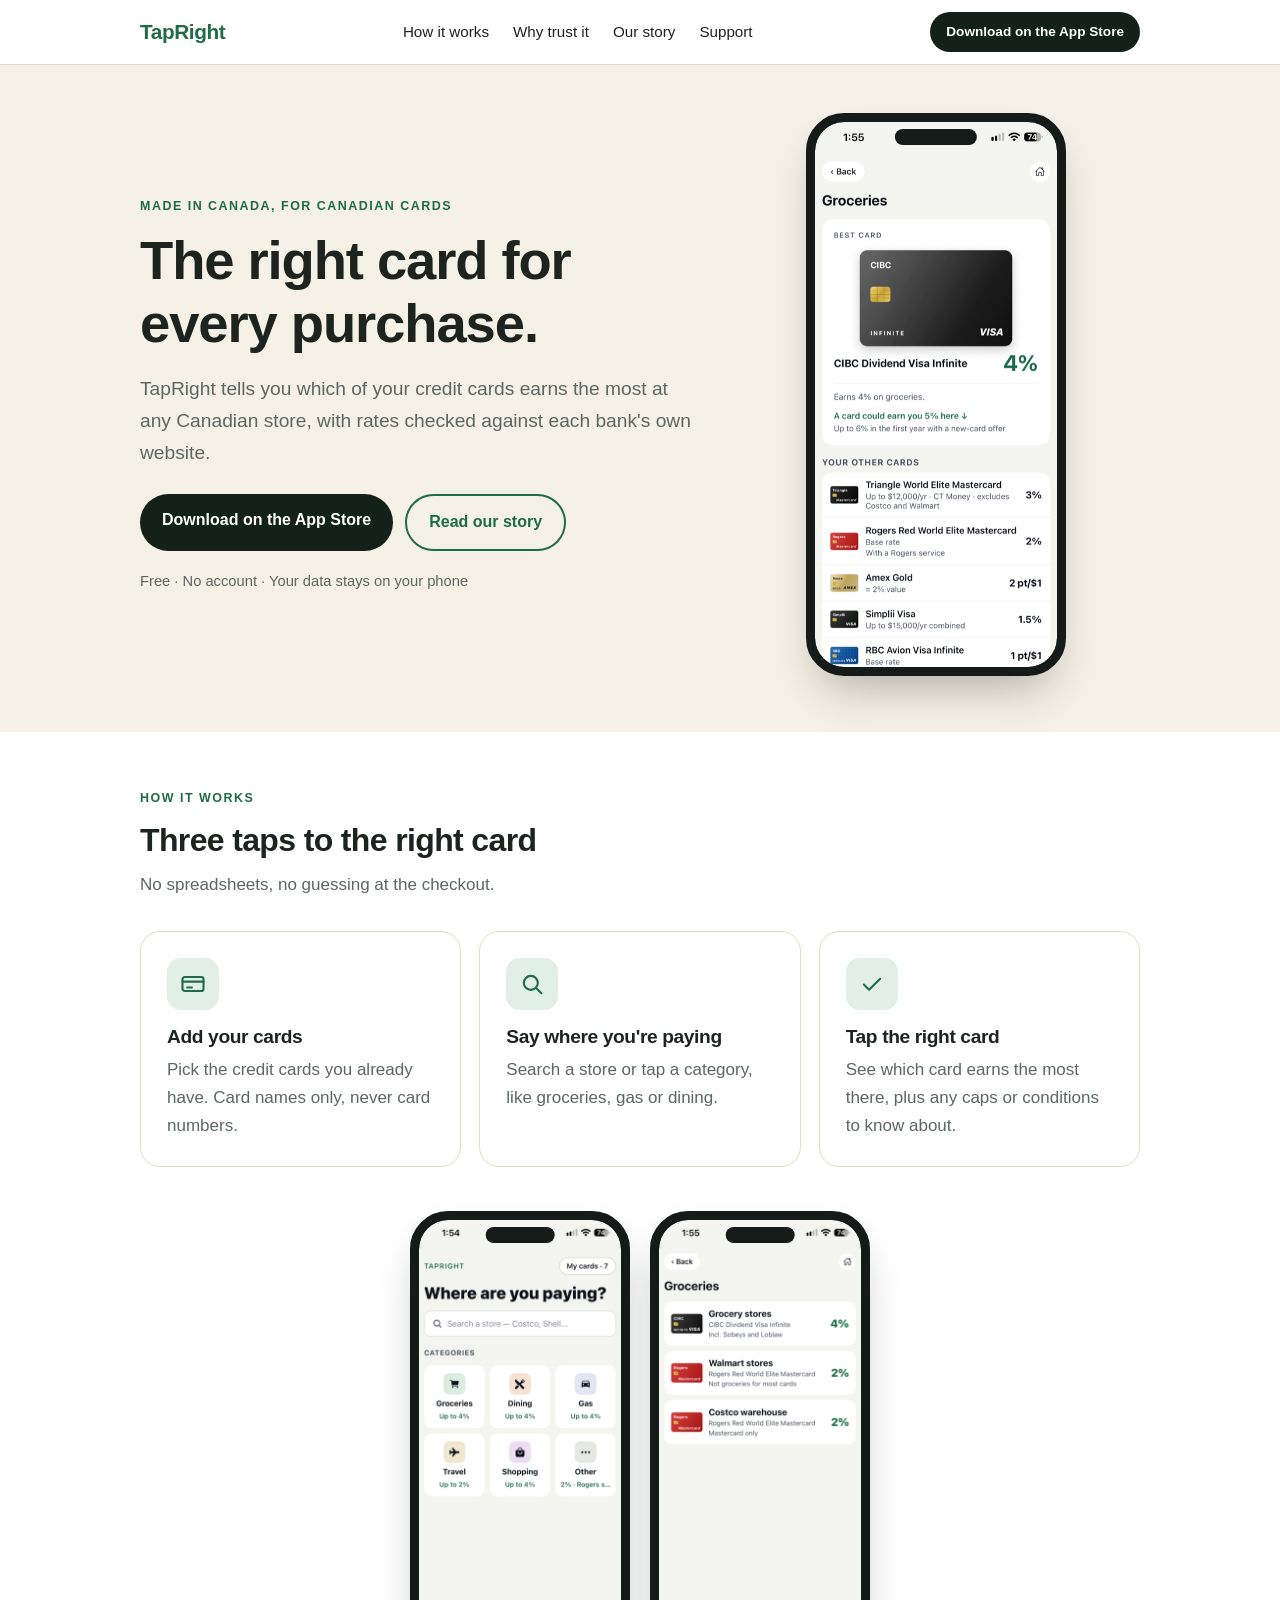
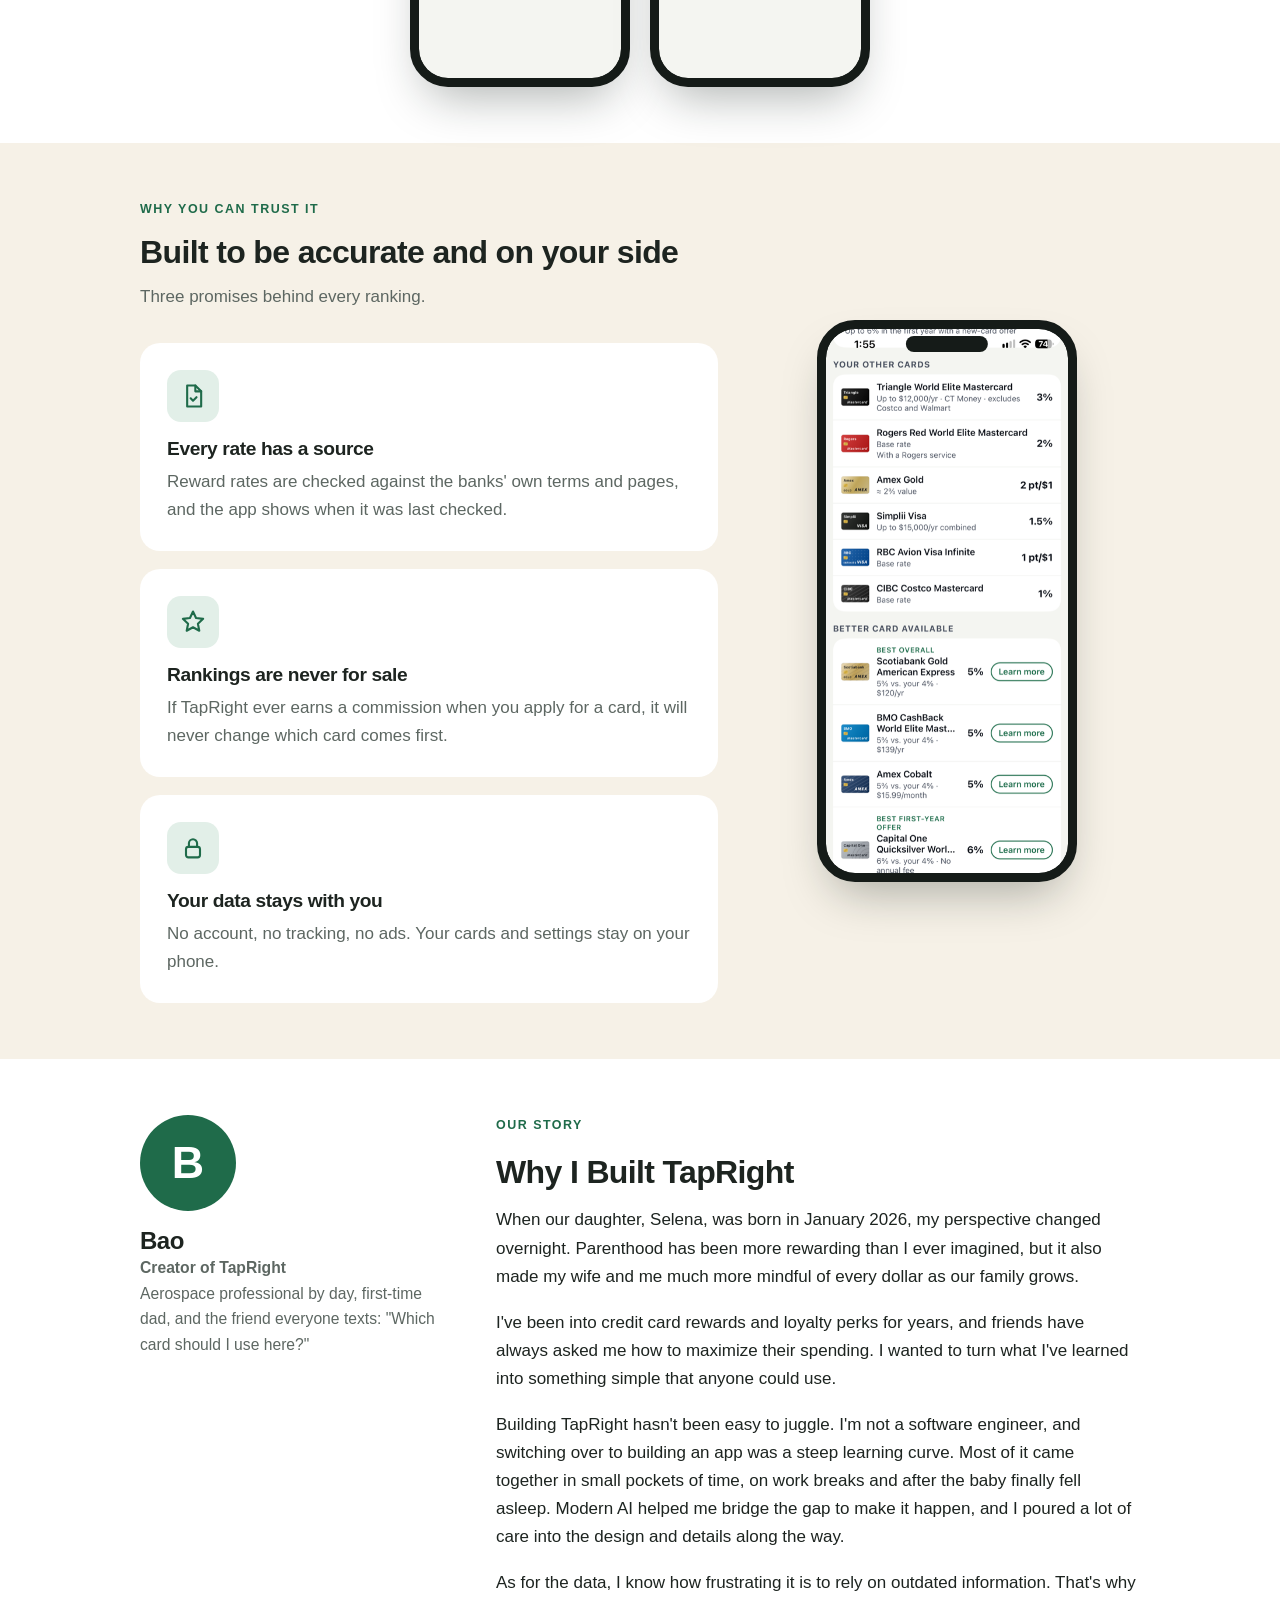
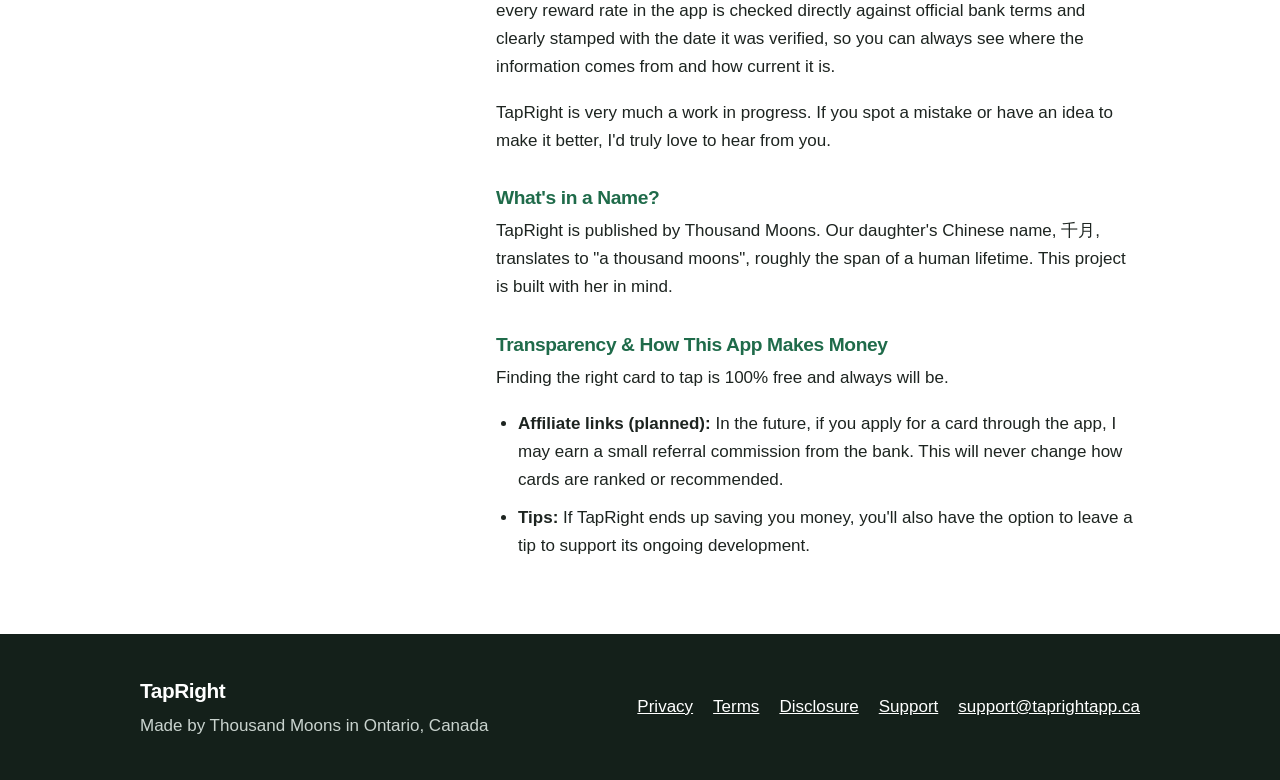
<file: index.html>
<!doctype html>
<html lang="en"><head><meta charset="utf-8"><meta name="viewport" content="width=device-width,initial-scale=1">
<title>TapRight – The right card for every purchase</title>
<meta name="description" content="TapRight tells you which of your credit cards earns the most at any Canadian store, with rates checked against each bank's own website.">
<link rel="stylesheet" href="style.css"></head><body>
<header class="site-header"><div class="wrap"><a class="brand" href="index.html">TapRight</a>
<nav><a href="index.html#how">How it works</a><a href="index.html#trust">Why trust it</a><a href="index.html#story">Our story</a><a href="support.html">Support</a></nav>
<a class="pill header-pill" href="https://apps.apple.com/ca/app/tapright-credit-card-picker/id6820776857">Download on the App Store</a></div></header>
<main>
<section class="beige hero"><div class="wrap">
<div>
<p class="label">Made in Canada, for Canadian cards</p>
<h1>The right card for every purchase.</h1>
<p class="lead">TapRight tells you which of your credit cards earns the most at any Canadian store, with rates checked against each bank's own website.</p>
<div class="btns"><a class="btn btn-dark" href="https://apps.apple.com/ca/app/tapright-credit-card-picker/id6820776857">Download on the App Store</a><a class="btn btn-ghost" href="#story">Read our story</a></div>
<p class="fine">Free · No account · Your data stays on your phone</p>
</div>
<div class="hero-art"><div class="phone"><img src="images/groceries.png" alt="TapRight showing the best card for groceries: CIBC Dividend Visa Infinite at 4%" width="432" height="934"></div></div>
</div></section>

<section id="how"><div class="wrap">
<p class="label">How it works</p><h2>Three taps to the right card</h2>
<p class="sub">No spreadsheets, no guessing at the checkout.</p>
<div class="cards">
<div class="card"><div class="icon"><svg viewBox="0 0 24 24" aria-hidden="true"><rect x="3" y="6" width="18" height="12" rx="2"/><path d="M3 10h18M7 15h4"/></svg></div><h3>Add your cards</h3><p>Pick the credit cards you already have. Card names only, never card numbers.</p></div>
<div class="card"><div class="icon"><svg viewBox="0 0 24 24" aria-hidden="true"><circle cx="11" cy="11" r="6"/><path d="M20 20l-4.5-4.5"/></svg></div><h3>Say where you're paying</h3><p>Search a store or tap a category, like groceries, gas or dining.</p></div>
<div class="card"><div class="icon"><svg viewBox="0 0 24 24" aria-hidden="true"><path d="M5 12.5l4.5 4.5L19 7.5"/></svg></div><h3>Tap the right card</h3><p>See which card earns the most there, plus any caps or conditions to know about.</p></div>
</div>
<div class="phones"><div class="phone"><img src="images/home.png" alt="TapRight home screen: Where are you paying?, with category tiles" width="432" height="934" loading="lazy"></div><div class="phone"><img src="images/group.png" alt="Groceries list showing the best card for grocery stores, Walmart and Costco" width="432" height="934" loading="lazy"></div></div>
</div></section>

<section id="trust" class="beige"><div class="wrap trust">
<div>
<p class="label">Why you can trust it</p><h2>Built to be accurate and on your side</h2>
<p class="sub">Three promises behind every ranking.</p>
<div class="cards">
<div class="card"><div class="icon"><svg viewBox="0 0 24 24" aria-hidden="true"><path d="M7 3h7l5 5v13H7z"/><path d="M14 3v5h5M10 14l2 2 3-3"/></svg></div><h3>Every rate has a source</h3><p>Reward rates are checked against the banks' own terms and pages, and the app shows when it was last checked.</p></div>
<div class="card"><div class="icon"><svg viewBox="0 0 24 24" aria-hidden="true"><path d="M12 3l2.6 5.6 6.1.7-4.5 4.2 1.2 6L12 16.5 6.6 19.5l1.2-6L3.3 9.3l6.1-.7z"/></svg></div><h3>Rankings are never for sale</h3><p>If TapRight ever earns a commission when you apply for a card, it will never change which card comes first.</p></div>
<div class="card"><div class="icon"><svg viewBox="0 0 24 24" aria-hidden="true"><rect x="6" y="11" width="12" height="9" rx="2"/><path d="M8.5 11V8a3.5 3.5 0 017 0v3"/></svg></div><h3>Your data stays with you</h3><p>No account, no tracking, no ads. Your cards and settings stay on your phone.</p></div>
</div></div>
<div class="hero-art"><div class="phone"><img src="images/better-cards.png" alt="The Better card available list in TapRight" width="432" height="934" loading="lazy"></div></div>
</div></section>

<section id="story"><div class="wrap story">
<aside class="maker"><div class="avatar" aria-hidden="true">B</div><h3>Bao</h3><p class="role">Creator of TapRight</p>
<p>Aerospace professional by day, first-time dad, and the friend everyone texts: "Which card should I use here?"</p></aside>
<div class="story-text">
<p class="label">Our story</p><h2>Why I Built TapRight</h2>
<p>When our daughter, Selena, was born in January 2026, my perspective changed overnight. Parenthood has been more rewarding than I ever imagined, but it also made my wife and me much more mindful of every dollar as our family grows.</p>
<p>I've been into credit card rewards and loyalty perks for years, and friends have always asked me how to maximize their spending. I wanted to turn what I've learned into something simple that anyone could use.</p>
<p>Building TapRight hasn't been easy to juggle. I'm not a software engineer, and switching over to building an app was a steep learning curve. Most of it came together in small pockets of time, on work breaks and after the baby finally fell asleep. Modern AI helped me bridge the gap to make it happen, and I poured a lot of care into the design and details along the way.</p>
<p>As for the data, I know how frustrating it is to rely on outdated information. That's why every reward rate in the app is checked directly against official bank terms and clearly stamped with the date it was verified, so you can always see where the information comes from and how current it is.</p>
<p>TapRight is very much a work in progress. If you spot a mistake or have an idea to make it better, I'd truly love to hear from you.</p>
<h3>What's in a Name?</h3>
<p>TapRight is published by Thousand Moons. Our daughter's Chinese name, 千月, translates to "a thousand moons", roughly the span of a human lifetime. This project is built with her in mind.</p>
<h3>Transparency &amp; How This App Makes Money</h3>
<p>Finding the right card to tap is 100% free and always will be.</p>
<ul>
<li><strong>Affiliate links (planned):</strong> In the future, if you apply for a card through the app, I may earn a small referral commission from the bank. This will never change how cards are ranked or recommended.</li>
<li><strong>Tips:</strong> If TapRight ends up saving you money, you'll also have the option to leave a tip to support its ongoing development.</li>
</ul>
</div></section>
</main>
<footer class="site-footer"><div class="wrap"><div><strong>TapRight</strong><p>Made by Thousand Moons in Ontario, Canada</p></div>
<div class="links"><a href="privacy.html">Privacy</a><a href="terms.html">Terms</a><a href="disclosure.html">Disclosure</a><a href="support.html">Support</a><a href="mailto:support@taprightapp.ca">support@taprightapp.ca</a></div></div></footer>
</body></html>
</file>
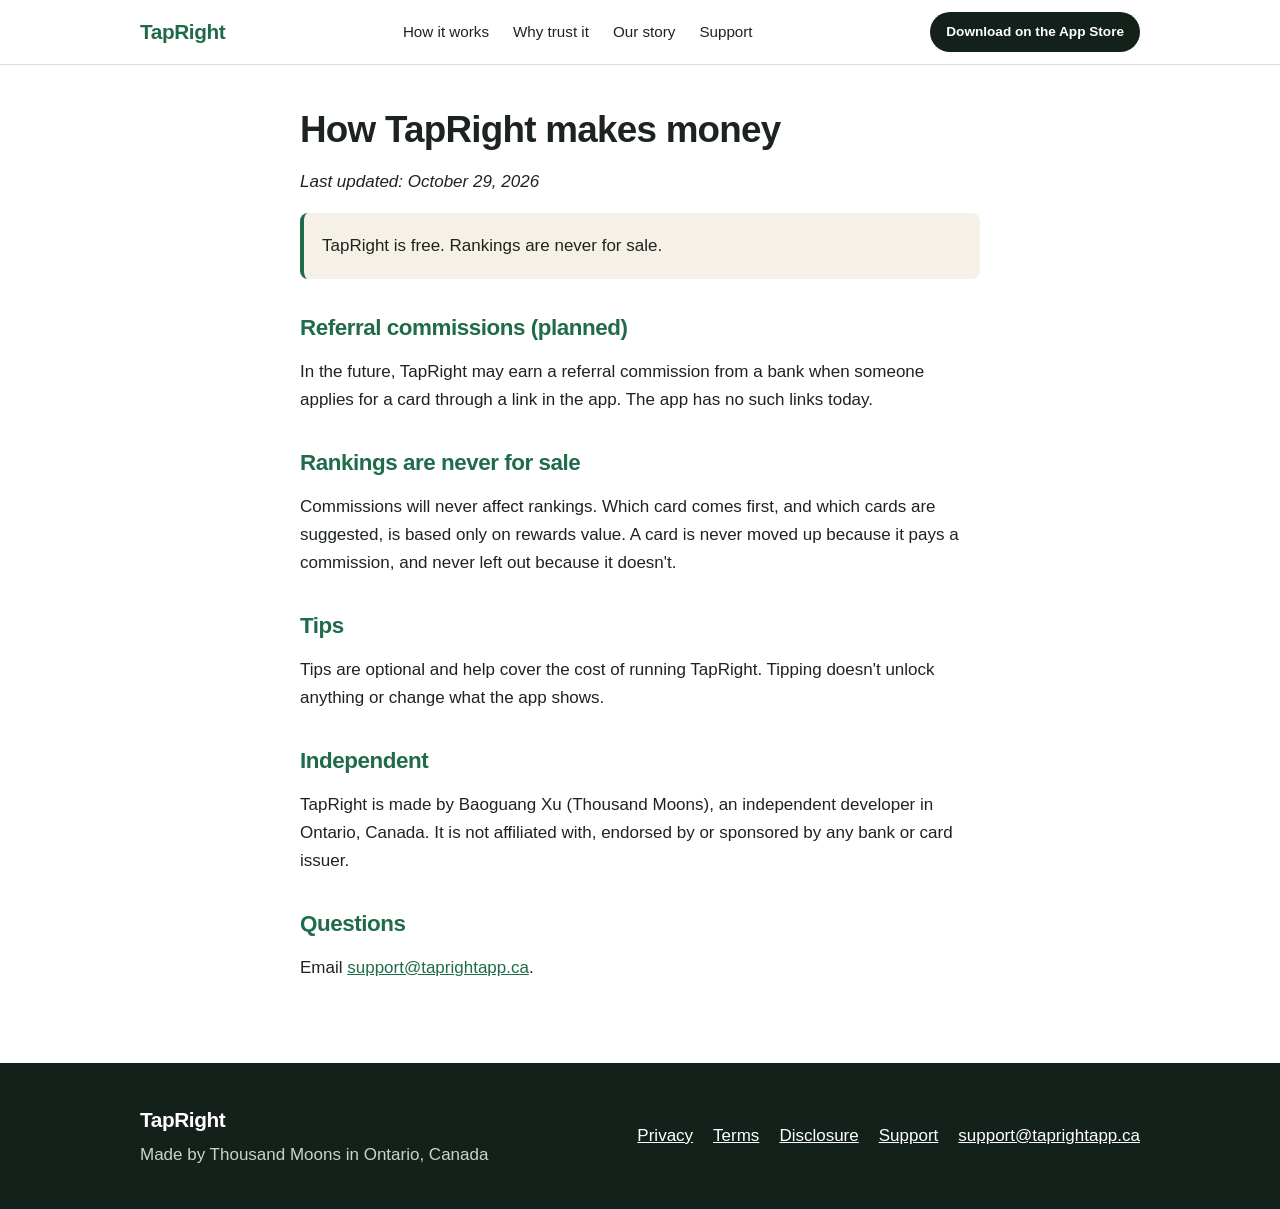
<file: disclosure.html>
<!doctype html>
<html lang="en"><head><meta charset="utf-8"><meta name="viewport" content="width=device-width,initial-scale=1">
<title>How TapRight makes money</title>
<meta name="description" content="How TapRight makes money, and why rankings are never for sale.">
<link rel="stylesheet" href="style.css"></head><body>
<header class="site-header"><div class="wrap"><a class="brand" href="index.html">TapRight</a>
<nav><a href="index.html#how">How it works</a><a href="index.html#trust">Why trust it</a><a href="index.html#story">Our story</a><a href="support.html">Support</a></nav>
<a class="pill header-pill" href="https://apps.apple.com/ca/app/tapright-credit-card-picker/id6820776857">Download on the App Store</a></div></header>
<main class="wrap doc">
<h1>How TapRight makes money</h1>
<p><em>Last updated: October 29, 2026</em></p>
<div class="note"><p>TapRight is free. Rankings are never for sale.</p></div>
<h2>Referral commissions (planned)</h2>
<p>In the future, TapRight may earn a referral commission from a bank when someone applies for a card through a link in the app. The app has no such links today.</p>
<h2>Rankings are never for sale</h2>
<p>Commissions will never affect rankings. Which card comes first, and which cards are suggested, is based only on rewards value. A card is never moved up because it pays a commission, and never left out because it doesn't.</p>
<h2>Tips</h2>
<p>Tips are optional and help cover the cost of running TapRight. Tipping doesn't unlock anything or change what the app shows.</p>
<h2>Independent</h2>
<p>TapRight is made by Baoguang Xu (Thousand Moons), an independent developer in Ontario, Canada. It is not affiliated with, endorsed by or sponsored by any bank or card issuer.</p>
<h2>Questions</h2>
<p>Email <a href="mailto:support@taprightapp.ca">support@taprightapp.ca</a>.</p>
</main>
<footer class="site-footer"><div class="wrap"><div><strong>TapRight</strong><p>Made by Thousand Moons in Ontario, Canada</p></div>
<div class="links"><a href="privacy.html">Privacy</a><a href="terms.html">Terms</a><a href="disclosure.html">Disclosure</a><a href="support.html">Support</a><a href="mailto:support@taprightapp.ca">support@taprightapp.ca</a></div></div></footer>
</body></html>
</file>
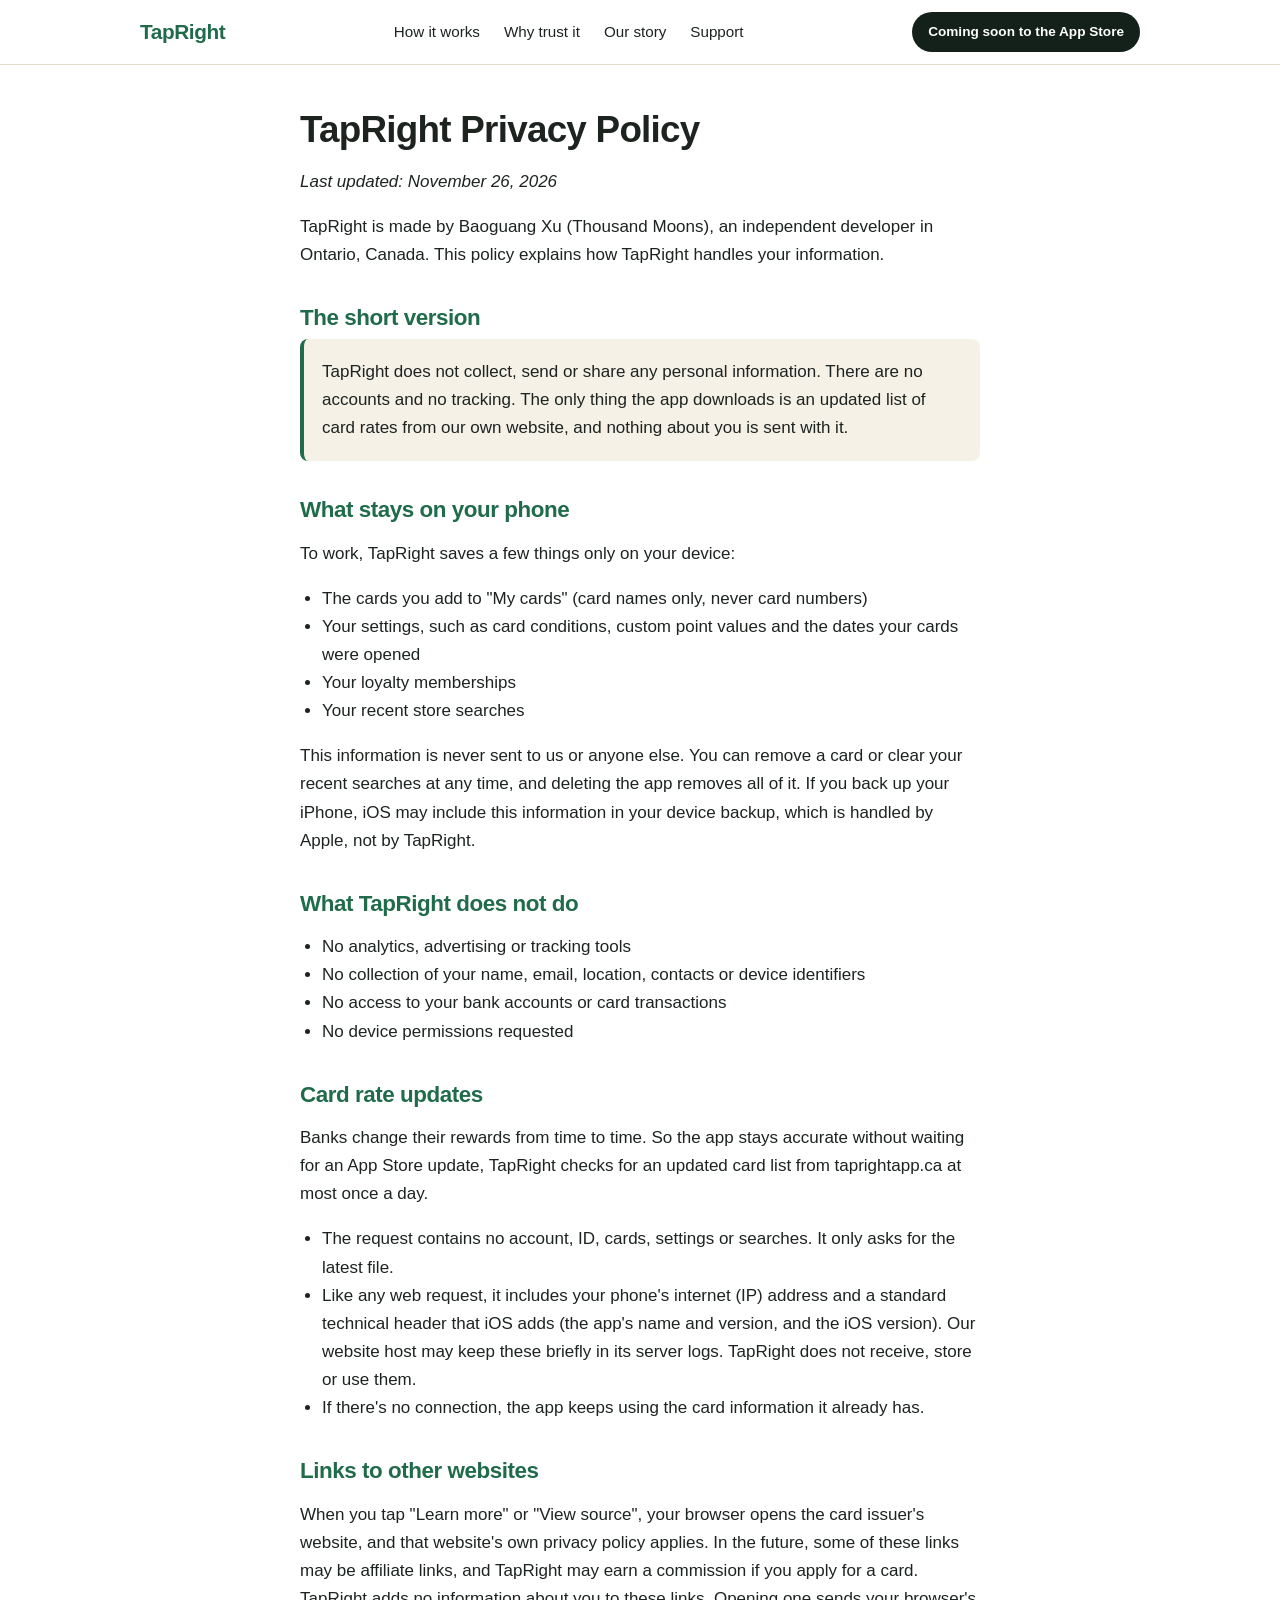
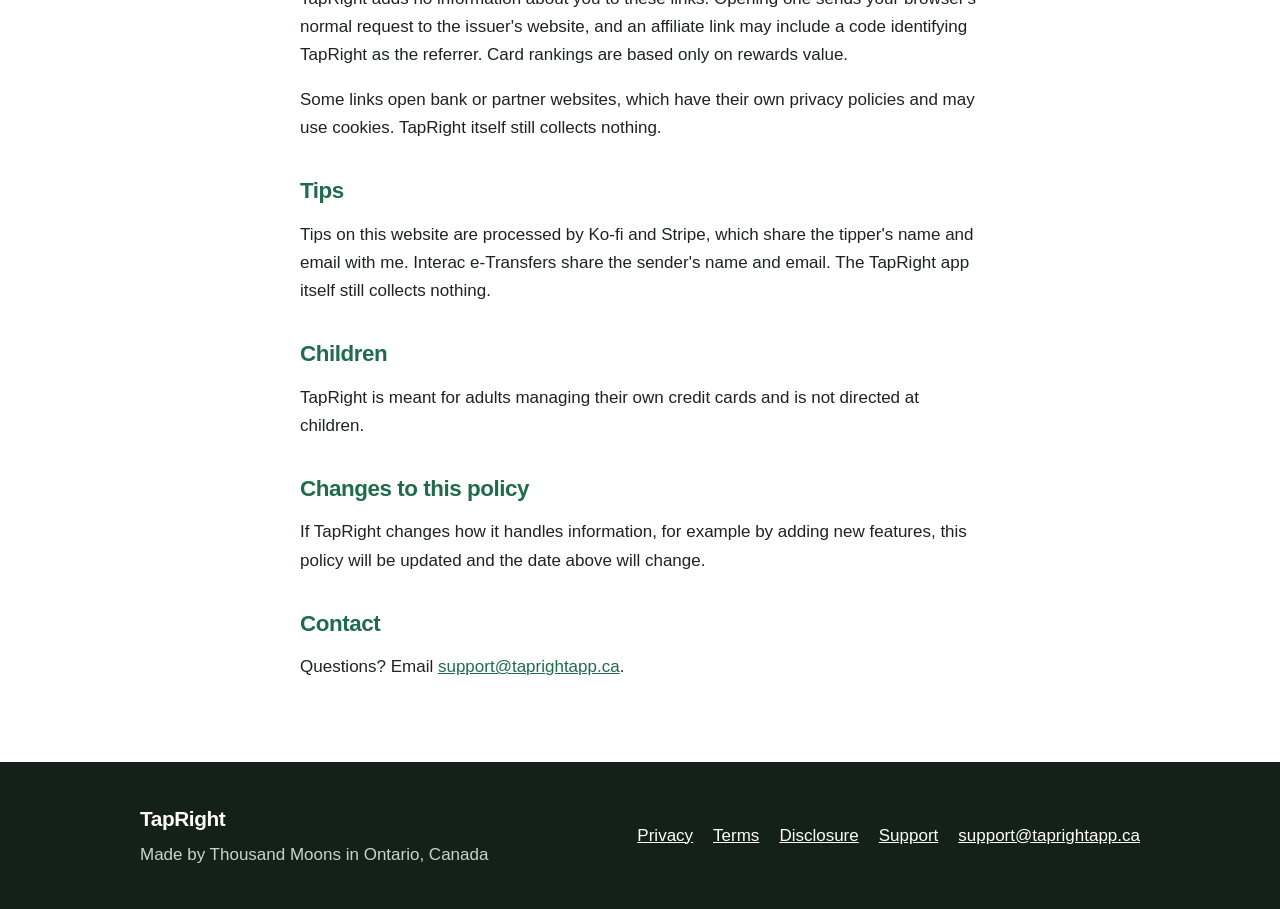
<file: privacy.html>
<!doctype html>
<html lang="en"><head><meta charset="utf-8"><meta name="viewport" content="width=device-width,initial-scale=1">
<title>TapRight Privacy Policy</title>
<meta name="description" content="How TapRight handles your information.">
<link rel="stylesheet" href="style.css"></head><body>
<header class="site-header"><div class="wrap"><a class="brand" href="index.html">TapRight</a>
<nav><a href="index.html#how">How it works</a><a href="index.html#trust">Why trust it</a><a href="index.html#story">Our story</a><a href="support.html">Support</a></nav>
<a class="pill header-pill" href="index.html">Coming soon to the App Store</a></div></header>
<main class="wrap doc">
<h1>TapRight Privacy Policy</h1>
<p><em>Last updated: November 26, 2026</em></p>
<p>TapRight is made by Baoguang Xu (Thousand Moons), an independent developer in Ontario, Canada. This policy explains how TapRight handles your information.</p>
<h2>The short version</h2>
<div class="note"><p>TapRight does not collect, send or share any personal information. There are no accounts and no tracking. The only thing the app downloads is an updated list of card rates from our own website, and nothing about you is sent with it.</p></div>
<h2>What stays on your phone</h2>
<p>To work, TapRight saves a few things only on your device:</p>
<ul>
<li>The cards you add to "My cards" (card names only, never card numbers)</li>
<li>Your settings, such as card conditions, custom point values and the dates your cards were opened</li>
<li>Your loyalty memberships</li>
<li>Your recent store searches</li>
</ul>
<p>This information is never sent to us or anyone else. You can remove a card or clear your recent searches at any time, and deleting the app removes all of it. If you back up your iPhone, iOS may include this information in your device backup, which is handled by Apple, not by TapRight.</p>
<h2>What TapRight does not do</h2>
<ul>
<li>No analytics, advertising or tracking tools</li>
<li>No collection of your name, email, location, contacts or device identifiers</li>
<li>No access to your bank accounts or card transactions</li>
<li>No device permissions requested</li>
</ul>
<h2>Card rate updates</h2>
<p>Banks change their rewards from time to time. So the app stays accurate without waiting for an App Store update, TapRight checks for an updated card list from taprightapp.ca at most once a day.</p>
<ul>
<li>The request contains no account, ID, cards, settings or searches. It only asks for the latest file.</li>
<li>Like any web request, it includes your phone's internet (IP) address and a standard technical header that iOS adds (the app's name and version, and the iOS version). Our website host may keep these briefly in its server logs. TapRight does not receive, store or use them.</li>
<li>If there's no connection, the app keeps using the card information it already has.</li>
</ul>
<h2>Links to other websites</h2>
<p>When you tap "Learn more" or "View source", your browser opens the card issuer's website, and that website's own privacy policy applies. In the future, some of these links may be affiliate links, and TapRight may earn a commission if you apply for a card. TapRight adds no information about you to these links. Opening one sends your browser's normal request to the issuer's website, and an affiliate link may include a code identifying TapRight as the referrer. Card rankings are based only on rewards value.</p>
<p>Some links open bank or partner websites, which have their own privacy policies and may use cookies. TapRight itself still collects nothing.</p>
<h2>Tips</h2>
<p>Tips on this website are processed by Ko-fi and Stripe, which share the tipper's name and email with me. Interac e-Transfers share the sender's name and email. The TapRight app itself still collects nothing.</p>
<h2>Children</h2>
<p>TapRight is meant for adults managing their own credit cards and is not directed at children.</p>
<h2>Changes to this policy</h2>
<p>If TapRight changes how it handles information, for example by adding new features, this policy will be updated and the date above will change.</p>
<h2>Contact</h2>
<p>Questions? Email <a href="mailto:support@taprightapp.ca">support@taprightapp.ca</a>.</p>
</main>
<footer class="site-footer"><div class="wrap"><div><strong>TapRight</strong><p>Made by Thousand Moons in Ontario, Canada</p></div>
<div class="links"><a href="privacy.html">Privacy</a><a href="terms.html">Terms</a><a href="disclosure.html">Disclosure</a><a href="support.html">Support</a><a href="mailto:support@taprightapp.ca">support@taprightapp.ca</a></div></div></footer>
</body></html>
</file>
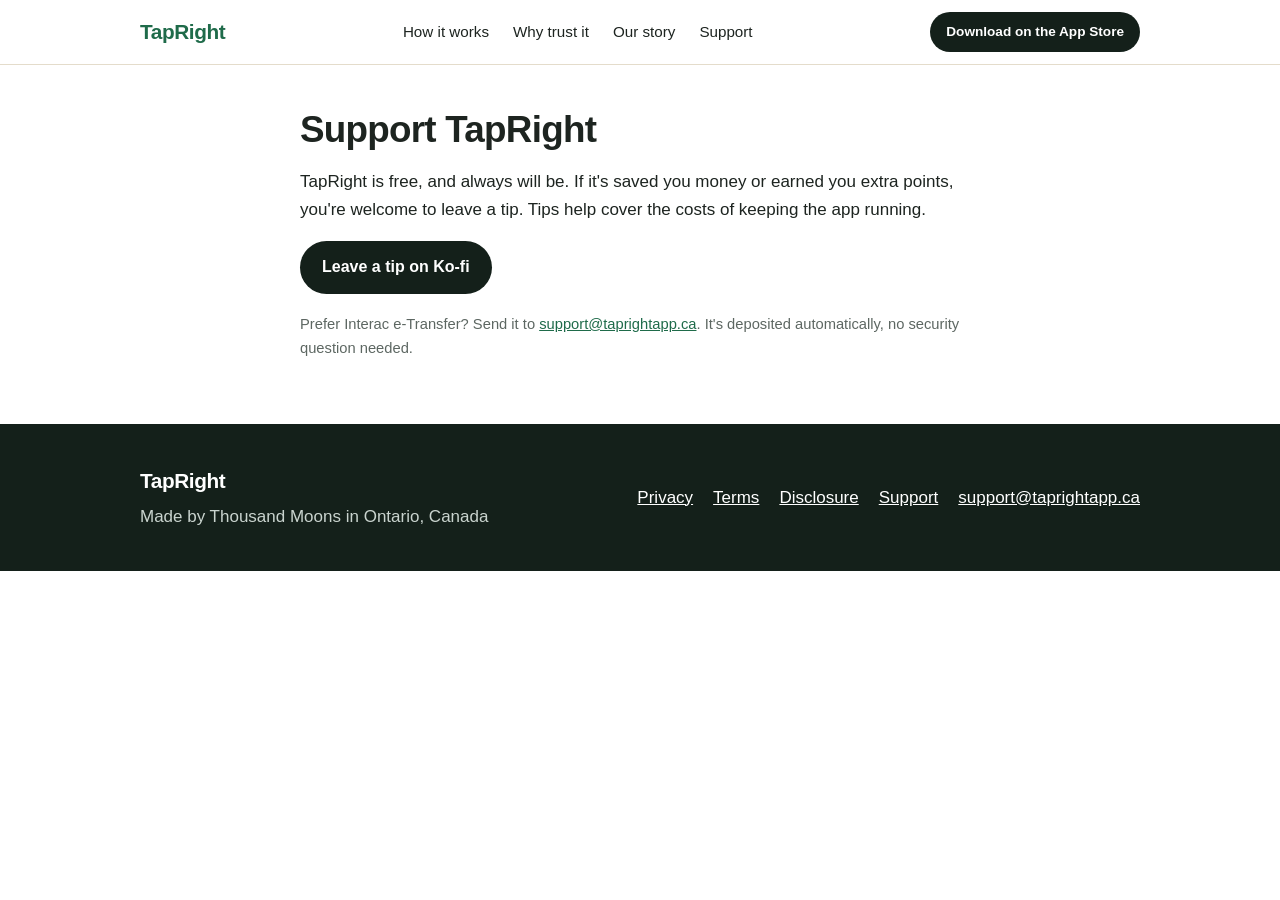
<file: support-tapright.html>
<!doctype html>
<html lang="en"><head><meta charset="utf-8"><meta name="viewport" content="width=device-width,initial-scale=1">
<title>Support TapRight</title>
<meta name="description" content="Leave a tip to help keep TapRight running.">
<link rel="stylesheet" href="style.css"></head><body>
<header class="site-header"><div class="wrap"><a class="brand" href="index.html">TapRight</a>
<nav><a href="index.html#how">How it works</a><a href="index.html#trust">Why trust it</a><a href="index.html#story">Our story</a><a href="support.html">Support</a></nav>
<a class="pill header-pill" href="https://apps.apple.com/ca/app/tapright-credit-card-picker/id6820776857">Download on the App Store</a></div></header>
<main class="wrap doc">
<h1>Support TapRight</h1>
<p>TapRight is free, and always will be. If it's saved you money or earned you extra points, you're welcome to leave a tip. Tips help cover the costs of keeping the app running.</p>
<div class="btns"><a class="btn btn-dark" href="https://ko-fi.com/tapright" target="_blank" rel="noopener">Leave a tip on Ko-fi</a></div>
<p class="fine">Prefer Interac e-Transfer? Send it to <a href="mailto:support@taprightapp.ca">support@taprightapp.ca</a>. It's deposited automatically, no security question needed.</p>
</main>
<footer class="site-footer"><div class="wrap"><div><strong>TapRight</strong><p>Made by Thousand Moons in Ontario, Canada</p></div>
<div class="links"><a href="privacy.html">Privacy</a><a href="terms.html">Terms</a><a href="disclosure.html">Disclosure</a><a href="support.html">Support</a><a href="mailto:support@taprightapp.ca">support@taprightapp.ca</a></div></div></footer>
</body></html>
</file>
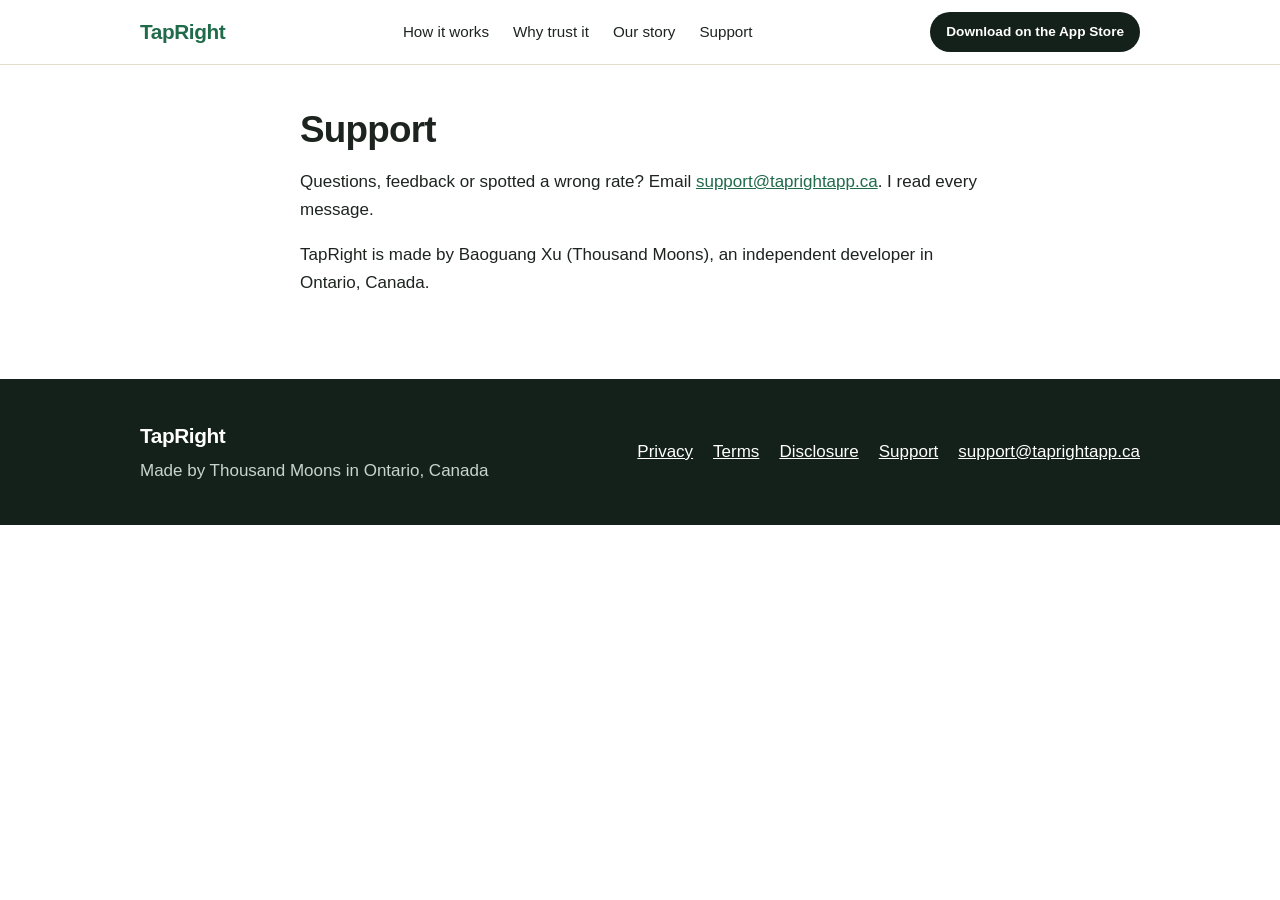
<file: support.html>
<!doctype html>
<html lang="en"><head><meta charset="utf-8"><meta name="viewport" content="width=device-width,initial-scale=1">
<title>TapRight Support</title>
<meta name="description" content="Contact TapRight support.">
<link rel="stylesheet" href="style.css"></head><body>
<header class="site-header"><div class="wrap"><a class="brand" href="index.html">TapRight</a>
<nav><a href="index.html#how">How it works</a><a href="index.html#trust">Why trust it</a><a href="index.html#story">Our story</a><a href="support.html">Support</a></nav>
<a class="pill header-pill" href="https://apps.apple.com/ca/app/tapright-credit-card-picker/id6820776857">Download on the App Store</a></div></header>
<main class="wrap doc">
<h1>Support</h1>
<p>Questions, feedback or spotted a wrong rate? Email <a href="mailto:support@taprightapp.ca">support@taprightapp.ca</a>. I read every message.</p>
<p>TapRight is made by Baoguang Xu (Thousand Moons), an independent developer in Ontario, Canada.</p>
</main>
<footer class="site-footer"><div class="wrap"><div><strong>TapRight</strong><p>Made by Thousand Moons in Ontario, Canada</p></div>
<div class="links"><a href="privacy.html">Privacy</a><a href="terms.html">Terms</a><a href="disclosure.html">Disclosure</a><a href="support.html">Support</a><a href="mailto:support@taprightapp.ca">support@taprightapp.ca</a></div></div></footer>
</body></html>
</file>
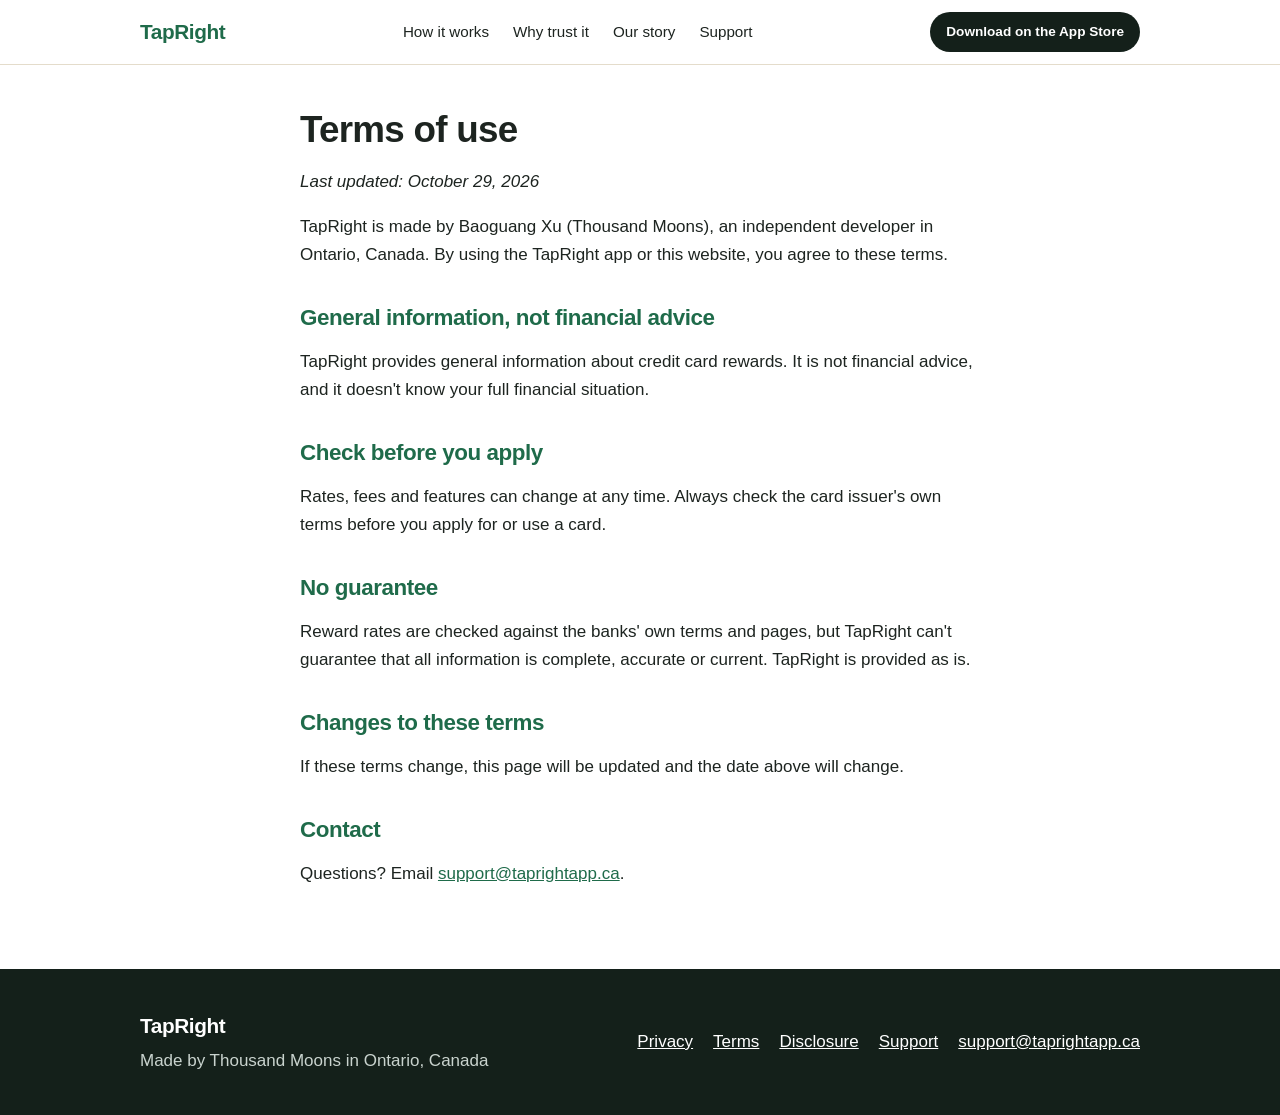
<file: terms.html>
<!doctype html>
<html lang="en"><head><meta charset="utf-8"><meta name="viewport" content="width=device-width,initial-scale=1">
<title>TapRight Terms of Use</title>
<meta name="description" content="The terms for using TapRight.">
<link rel="stylesheet" href="style.css"></head><body>
<header class="site-header"><div class="wrap"><a class="brand" href="index.html">TapRight</a>
<nav><a href="index.html#how">How it works</a><a href="index.html#trust">Why trust it</a><a href="index.html#story">Our story</a><a href="support.html">Support</a></nav>
<a class="pill header-pill" href="https://apps.apple.com/ca/app/tapright-credit-card-picker/id6820776857">Download on the App Store</a></div></header>
<main class="wrap doc">
<h1>Terms of use</h1>
<p><em>Last updated: October 29, 2026</em></p>
<p>TapRight is made by Baoguang Xu (Thousand Moons), an independent developer in Ontario, Canada. By using the TapRight app or this website, you agree to these terms.</p>
<h2>General information, not financial advice</h2>
<p>TapRight provides general information about credit card rewards. It is not financial advice, and it doesn't know your full financial situation.</p>
<h2>Check before you apply</h2>
<p>Rates, fees and features can change at any time. Always check the card issuer's own terms before you apply for or use a card.</p>
<h2>No guarantee</h2>
<p>Reward rates are checked against the banks' own terms and pages, but TapRight can't guarantee that all information is complete, accurate or current. TapRight is provided as is.</p>
<h2>Changes to these terms</h2>
<p>If these terms change, this page will be updated and the date above will change.</p>
<h2>Contact</h2>
<p>Questions? Email <a href="mailto:support@taprightapp.ca">support@taprightapp.ca</a>.</p>
</main>
<footer class="site-footer"><div class="wrap"><div><strong>TapRight</strong><p>Made by Thousand Moons in Ontario, Canada</p></div>
<div class="links"><a href="privacy.html">Privacy</a><a href="terms.html">Terms</a><a href="disclosure.html">Disclosure</a><a href="support.html">Support</a><a href="mailto:support@taprightapp.ca">support@taprightapp.ca</a></div></div></footer>
</body></html>
</file>
<file: style.css>
:root{--accent:#1F6B4A;--accent-dark:#164f37;--beige:#F6F1E7;--bg:#fff;--fg:#1d2420;--muted:#5d6762;--line:#e4dccb;--dark:#14201a;--card:#fff}
*{box-sizing:border-box}
html{scroll-behavior:smooth}
body{margin:0;background:var(--bg);color:var(--fg);font:17px/1.65 -apple-system,BlinkMacSystemFont,"Segoe UI",Roboto,Helvetica,Arial,sans-serif;-webkit-font-smoothing:antialiased}
.wrap{max-width:1040px;margin:0 auto;padding:0 20px}
a{color:var(--accent)}
h1,h2,h3{line-height:1.15;letter-spacing:-.02em;margin:0}
section{padding:56px 0}
.beige{background:var(--beige)}
.label{font-size:.78rem;font-weight:700;letter-spacing:.12em;text-transform:uppercase;color:var(--accent);margin:0 0 14px}
h2{font-size:2rem;margin-bottom:12px}
.sub{color:var(--muted);max-width:560px;margin:0 0 32px}

/* header */
.site-header{background:var(--bg);border-bottom:1px solid var(--line);position:sticky;top:0;z-index:10}
.site-header .wrap{display:flex;align-items:center;justify-content:space-between;gap:12px;height:64px}
.brand{font-weight:800;font-size:1.3rem;color:var(--accent);text-decoration:none;letter-spacing:-.02em}
nav{display:none;gap:24px}
nav a{color:var(--fg);text-decoration:none;font-size:.95rem;font-weight:500}
nav a:hover{color:var(--accent)}
.pill{display:inline-block;background:var(--dark);color:#fff;padding:9px 16px;border-radius:999px;font-weight:600;font-size:.85rem;text-decoration:none;white-space:nowrap}
.header-pill{display:none}
@media(min-width:560px){.header-pill{display:inline-block}}
@media(min-width:860px){nav{display:flex}}

/* buttons */
.btns{display:flex;flex-wrap:wrap;gap:12px;margin:0 0 18px}
.btn{display:inline-block;padding:13px 22px;border-radius:999px;font-weight:600;text-decoration:none;font-size:1rem}
.btn-dark{background:var(--dark);color:#fff}
.btn-ghost{border:2px solid var(--accent);color:var(--accent)}
.btn-ghost:hover{background:var(--accent);color:#fff}

/* hero */
.hero{padding:48px 0 56px}
.hero .wrap{display:grid;gap:40px;align-items:center}
.hero h1{font-size:2.6rem;margin-bottom:18px}
.lead{font-size:1.2rem;color:var(--muted);margin:0 0 26px}
.fine{font-size:.92rem;color:var(--muted);margin:0}
.hero-art{display:flex;justify-content:center}
@media(min-width:860px){.hero .wrap{grid-template-columns:1.15fr .85fr}.hero h1{font-size:3.4rem}}

/* phone frame */
.phone{width:min(260px,70vw);aspect-ratio:1284/2778;position:relative;border:9px solid #151b18;border-radius:38px;background:#151b18;overflow:hidden;box-shadow:0 24px 48px -16px rgba(20,32,26,.35)}
.phone::before{content:"";position:absolute;top:7px;left:50%;transform:translateX(-50%);width:34%;height:16px;background:#151b18;border-radius:999px;z-index:2}
.phone img{display:block;width:100%;height:100%;object-fit:cover;border-radius:29px}
.phones{display:flex;justify-content:center;gap:20px;flex-wrap:wrap;margin-top:44px}
.phones .phone{width:min(220px,42vw)}

/* cards */
.cards{display:grid;gap:18px}
@media(min-width:760px){.cards{grid-template-columns:repeat(3,1fr)}}
.card{background:var(--card);border:1px solid var(--line);border-radius:20px;padding:26px}
.beige .card{border-color:transparent}
.card h3{font-size:1.2rem;margin:16px 0 8px}
.card p{margin:0;color:var(--muted)}
.icon{width:52px;height:52px;border-radius:14px;background:#e2efe8;display:flex;align-items:center;justify-content:center}
.icon svg{width:28px;height:28px;stroke:var(--accent);fill:none;stroke-width:1.8;stroke-linecap:round;stroke-linejoin:round}
.trust{display:grid;gap:36px;align-items:center}
.trust .cards{grid-template-columns:1fr}
.trust .hero-art{order:-1}
@media(min-width:860px){.trust{grid-template-columns:1.2fr .8fr}.trust .hero-art{order:0}}

/* story */
.story{display:grid;gap:36px}
@media(min-width:860px){.story{grid-template-columns:300px 1fr;gap:56px}.maker{position:sticky;top:96px;align-self:start}}
.avatar{width:96px;height:96px;border-radius:50%;background:var(--accent);color:#fff;font-size:2.8rem;font-weight:700;display:flex;align-items:center;justify-content:center;margin-bottom:16px}
.maker h3{font-size:1.5rem}
.role{color:var(--accent);font-weight:600;margin:2px 0 14px}
.maker p{color:var(--muted);margin:0;font-size:.98rem}
.story-text h2{margin-bottom:16px}
.story-text p{margin:0 0 18px;max-width:640px}
.story-text h3{font-size:1.2rem;margin:32px 0 8px;color:var(--accent)}

/* footer */
.site-footer{background:var(--dark);color:#c9d3ce;padding:40px 0}
.site-footer .wrap{display:grid;gap:18px}
.site-footer strong{color:#fff;font-size:1.3rem;letter-spacing:-.02em}
.site-footer p{margin:4px 0 0}
.site-footer a{color:#fff}
.site-footer .links{display:flex;flex-wrap:wrap;gap:10px 20px;min-width:0}
@media(min-width:760px){.site-footer .wrap{grid-template-columns:1fr auto;align-items:center}}

/* doc pages */
.doc{padding:44px 20px 64px;max-width:720px}
.doc h1{font-size:2.3rem;margin-bottom:12px}
.doc h2{font-size:1.4rem;margin:36px 0 8px;color:var(--accent)}
.doc ul{padding-left:22px}
.doc .note{background:var(--beige);border-left:4px solid var(--accent);padding:2px 18px;border-radius:8px}
.story-text ul{margin:0 0 18px;padding-left:22px;max-width:640px}.story-text li{margin-bottom:10px}
</file>
